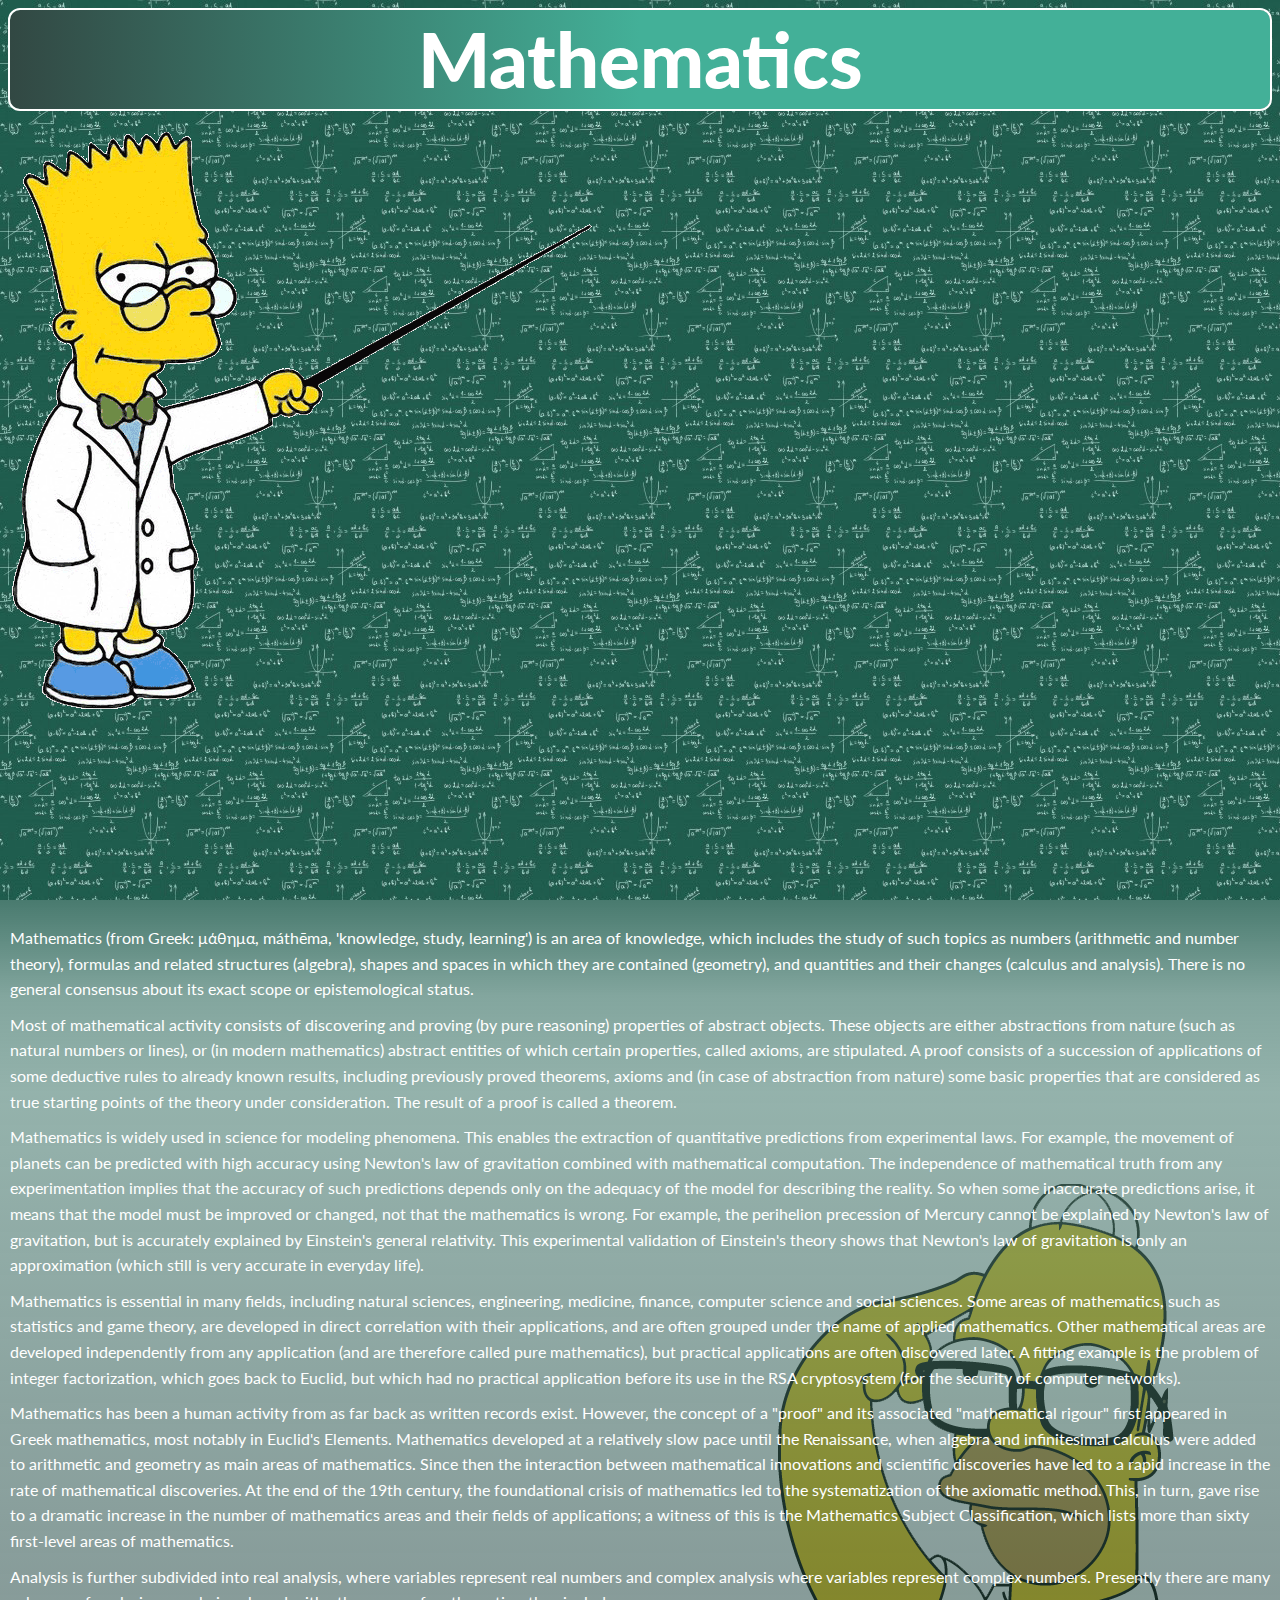
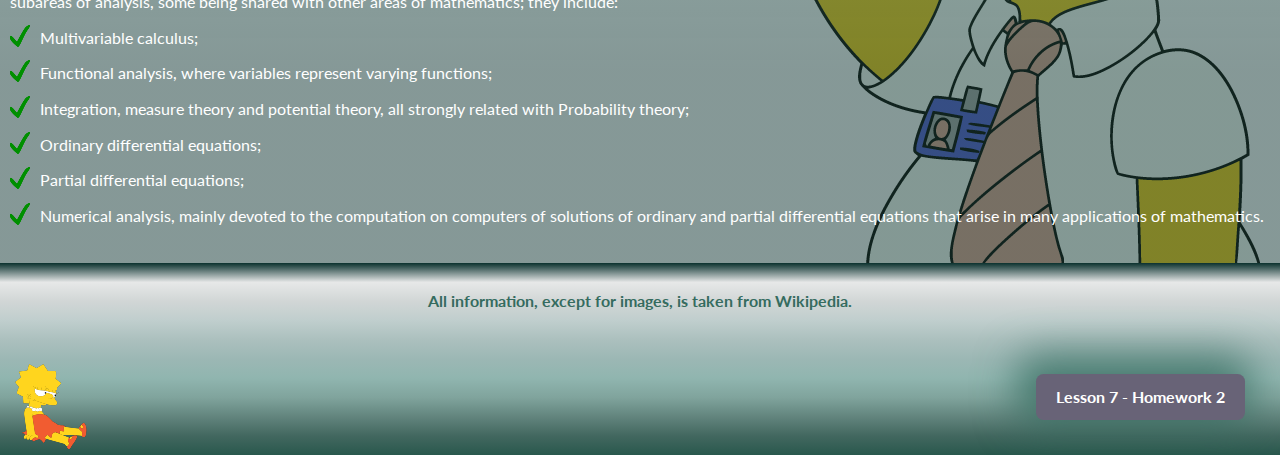
<file: index.html>
<!DOCTYPE html>
<html lang="en">
<head>
  <meta charset="UTF-8">
  <meta http-equiv="X-UA-Compatible" content="IE=edge">
  <meta name="viewport" content="width=device-width, initial-scale=1.0">
  <title>Lesson 7 - Homework 1</title>
  <link href="css/style.css" rel="stylesheet">
</head>
<body>
  <div class="wrapper">
    <header class="header">
      <div class="header-top">
        <h1 class="top-title">Mathematics</h1>
        <div class="top-image">
          <img src="img/bart.png" alt="Bart Simpson pic">
        </div>
      </div>
    </header>
    <main class="main">
      <div class="main-content">
        <p class="main-text">Mathematics (from Greek: μάθημα, máthēma, 'knowledge, study, learning') is an area of knowledge, which includes the study of such topics as numbers (arithmetic and number theory), formulas and related structures (algebra), shapes and spaces in which they are contained (geometry), and quantities and their changes (calculus and analysis). There is no general consensus about its exact scope or epistemological status.</p>
        <p class="main-text">Most of mathematical activity consists of discovering and proving (by pure reasoning) properties of abstract objects. These objects are either abstractions from nature (such as natural numbers or lines), or (in modern mathematics) abstract entities of which certain properties, called axioms, are stipulated. A proof consists of a succession of applications of some deductive rules to already known results, including previously proved theorems, axioms and (in case of abstraction from nature) some basic properties that are considered as true starting points of the theory under consideration. The result of a proof is called a theorem.</p>
        <p class="main-text">Mathematics is widely used in science for modeling phenomena. This enables the extraction of quantitative predictions from experimental laws. For example, the movement of planets can be predicted with high accuracy using Newton's law of gravitation combined with mathematical computation. The independence of mathematical truth from any experimentation implies that the accuracy of such predictions depends only on the adequacy of the model for describing the reality. So when some inaccurate predictions arise, it means that the model must be improved or changed, not that the mathematics is wrong. For example, the perihelion precession of Mercury cannot be explained by Newton's law of gravitation, but is accurately explained by Einstein's general relativity. This experimental validation of Einstein's theory shows that Newton's law of gravitation is only an approximation (which still is very accurate in everyday life).</p>
        <p class="main-text">Mathematics is essential in many fields, including natural sciences, engineering, medicine, finance, computer science and social sciences. Some areas of mathematics, such as statistics and game theory, are developed in direct correlation with their applications, and are often grouped under the name of applied mathematics. Other mathematical areas are developed independently from any application (and are therefore called pure mathematics), but practical applications are often discovered later. A fitting example is the problem of integer factorization, which goes back to Euclid, but which had no practical application before its use in the RSA cryptosystem (for the security of computer networks).</p>
        <p class="main-text">Mathematics has been a human activity from as far back as written records exist. However, the concept of a "proof" and its associated "mathematical rigour" first appeared in Greek mathematics, most notably in Euclid's Elements. Mathematics developed at a relatively slow pace until the Renaissance, when algebra and infinitesimal calculus were added to arithmetic and geometry as main areas of mathematics. Since then the interaction between mathematical innovations and scientific discoveries have led to a rapid increase in the rate of mathematical discoveries. At the end of the 19th century, the foundational crisis of mathematics led to the systematization of the axiomatic method. This, in turn, gave rise to a dramatic increase in the number of mathematics areas and their fields of applications; a witness of this is the Mathematics Subject Classification, which lists more than sixty first-level areas of mathematics.</p>
        <p class="main-text">Analysis is further subdivided into real analysis, where variables represent real numbers and complex analysis where variables represent complex numbers. Presently there are many subareas of analysis, some being shared with other areas of mathematics; they include:</p>
        <ul class="main-list">
          <li class="list-item">Multivariable calculus;</li>
          <li class="list-item">Functional analysis, where variables represent varying functions;</li>
          <li class="list-item">Integration, measure theory and potential theory, all strongly related with Probability theory;</li>
          <li class="list-item">Ordinary differential equations;</li>
          <li class="list-item">Partial differential equations;</li>
          <li class="list-item">Numerical analysis, mainly devoted to the computation on computers of solutions of ordinary and partial differential equations that arise in many applications of mathematics.</li>
        </ul>
      </div>
    </main>
    <footer class="footer">
      <div class="footer-wrap">
        <p class="footer-text">All information, except for images, is taken from Wikipedia. </p>
        <div class="footer-link">
          <a href="article.html">Lesson 7 - Homework 2</a>
        </div>
      </div>
    </footer>
  </div>
</body>
</html>
</file>
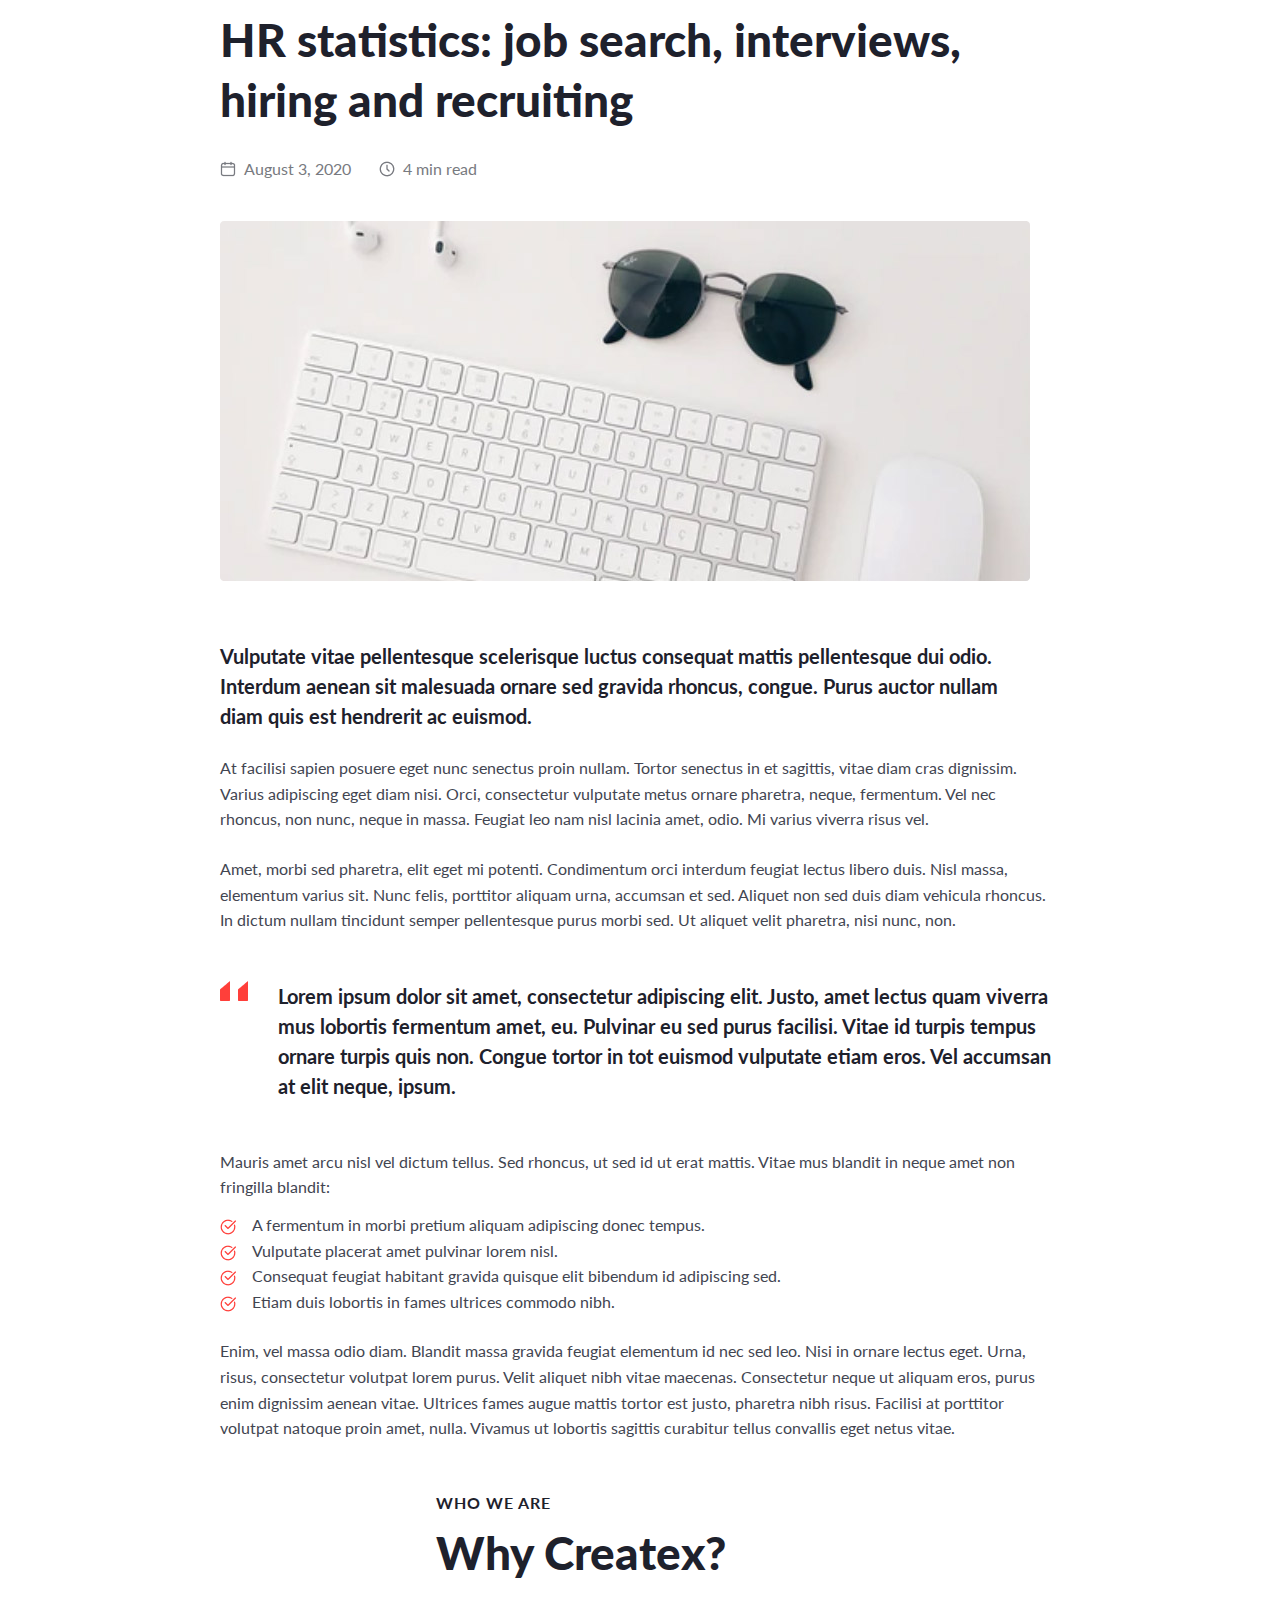
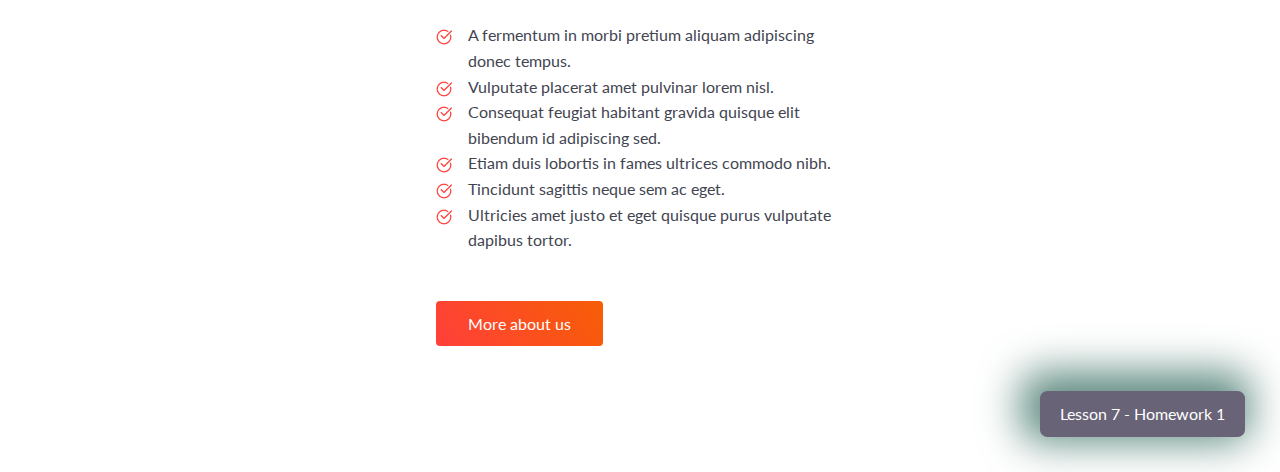
<file: article.html>
<!DOCTYPE html>
<html lang="en">
<head>
  <meta charset="UTF-8">
  <meta http-equiv="X-UA-Compatible" content="IE=edge">
  <meta name="viewport" content="width=device-width, initial-scale=1.0">
  <title>Lesson 7 - Homework 2</title>
  <link href="css/style.css" rel="stylesheet">
</head>
<body>
  <div class="wrapper">
    <header class="header"></header>
    <main class="main">
      <div class="article">
        <h1 class="article-title title-color">HR statistics: job search, interviews, hiring and recruiting</h1>
        <div class="article-atributes">
          <span class="date">August 3, 2020</span>
          <span class="time">4 min read</span>
        </div>
        <div class="article-img">
          <img class="picture" src="img/pic.png" alt="title image">
        </div>
        <h2 class="article-subtitle title-color">Vulputate vitae pellentesque scelerisque luctus consequat mattis pellentesque dui odio. Interdum aenean sit malesuada ornare sed gravida rhoncus, congue. Purus auctor nullam <br> diam quis est hendrerit ac euismod. </h2>
        <p class="article-text indent">At facilisi sapien posuere eget nunc senectus proin nullam. Tortor senectus in et sagittis, vitae diam cras dignissim. <br> Varius adipiscing eget diam nisi. Orci, consectetur vulputate metus ornare pharetra, neque, fermentum. Vel nec rhoncus, non nunc, neque in massa. Feugiat leo nam nisl lacinia amet, odio. Mi varius viverra risus vel.</p>
        <p class="article-text ident1">Amet, morbi sed pharetra, elit eget mi potenti. Condimentum orci interdum feugiat lectus libero duis. Nisl massa, elementum varius sit. Nunc felis, porttitor aliquam urna, accumsan et sed. Aliquet non sed duis diam vehicula rhoncus. In dictum nullam tincidunt semper pellentesque purus morbi sed. Ut aliquet velit pharetra, nisi nunc, non.</p>
        <p class="article-comment title-color">Lorem ipsum dolor sit amet, consectetur adipiscing elit. Justo, amet lectus quam viverra mus lobortis fermentum amet, eu. Pulvinar eu sed purus facilisi. Vitae id turpis tempus ornare turpis quis non. Congue tortor in tot euismod vulputate etiam eros. Vel accumsan at elit neque, ipsum.</p>
        <p class="article-text ident2">Mauris amet arcu nisl vel dictum tellus. Sed rhoncus, ut sed id ut erat mattis. Vitae mus blandit in neque amet non fringilla blandit:</p>
        <ul class="article-items list">
          <li>A fermentum in morbi pretium aliquam adipiscing donec tempus.</li>
          <li>Vulputate placerat amet pulvinar lorem nisl.</li>
          <li>Consequat feugiat habitant gravida quisque elit bibendum id adipiscing sed.</li>
          <li>Etiam duis lobortis in fames ultrices commodo nibh.</li>
        </ul>
        <p class="article-text">Enim, vel massa odio diam. Blandit massa gravida feugiat elementum id nec sed leo. Nisi in ornare lectus eget. Urna, risus, consectetur volutpat lorem purus. Velit aliquet nibh vitae maecenas. Consectetur neque ut aliquam eros, purus enim dignissim aenean vitae. Ultrices fames augue mattis tortor est justo, pharetra nibh risus. Facilisi at porttitor volutpat natoque proin amet, nulla. Vivamus ut lobortis sagittis curabitur tellus convallis eget netus vitae.</p>
      </div>
      <div class="about">
        <h3 class="about-subtitle title-color">Who we are</h3>
        <h2 class="about-tile title-color">Why Createx?</h2>
        <ul class="about-list list">
          <li class="about-item">A fermentum in morbi pretium aliquam adipiscing donec tempus.</li>
          <li class="about-item">Vulputate placerat amet pulvinar lorem nisl.</li>
          <li class="about-item">Consequat feugiat habitant gravida quisque elit bibendum id adipiscing sed.</li>
          <li class="about-item">Etiam duis lobortis in fames ultrices commodo nibh.</li>
          <li class="about-item">Tincidunt sagittis neque sem ac eget.</li>
          <li class="about-item">Ultricies amet justo et eget quisque purus vulputate dapibus tortor.</li>
        </ul>
        <a class="about-button" href="#">More about us</a>
      </div>
    </main>
    <footer class="footer">
      <div class="footer-link">
        <a href="index.html">Lesson 7 - Homework 1</a>
      </div>
    </footer>
  </div>
</body>
</html>
</file>
<file: css/style.css>
@import "null.css";

@import url("https://fonts.googleapis.com/css?family=Lato:400,700,900&display=swap");
.wrapper {
  overflow: hidden;
  min-height: 100%;
}
body {
  font-family: "Lato", sans-serif;
  font-size: 16px;
  line-height: 160%;
  color: #424551;
}
/* ========= Статья для испытания фона  =========*/
.header-top {
  background: url(../img/bg.jpg) 0 0 / auto repeat;
  padding: 10px;
  height: 100vh;
}
.top-title {
  text-align: center;
  font-size: 76px;
  line-height: 130%;
  font-weight: 900;
  color: #fff;
  background: linear-gradient(90deg, rgba(50, 72, 67, 1) 0%, rgba(67, 176, 152, 1) 50%);
  outline: 2px solid #fff;
  border-radius: 10px;
}
.main-content {
  padding: 25px 10px;
  background: linear-gradient(
      180deg,
      rgba(53, 108, 95, 0.9) 0%,
      rgba(78, 128, 117, 0.7) 10%,
      rgba(78, 128, 117, 0.6029762246695554) 20%,
      rgba(11, 49, 46, 0.49653364763874297) 80%
    ),
    url(../img/homer.png) bottom right / auto no-repeat;
  /* height: 100vh;  не работает когда много контента, срабатывает overflow: hidden*/
}
.main-text {
  color: #fff;
  padding: 0 0 10px 0;
}
.main-list li {
  color: #fff;
  padding: 0 0 10px 30px;
  background: url(../img/mark.png) 0 0 / auto no-repeat;
}
.footer-wrap {
  background: url(../img/lisa.png) 0 bottom / auto no-repeat,
    linear-gradient(
      0deg,
      rgba(41, 88, 77, 1) 0%,
      rgba(46, 87, 78, 0.9) 10%,
      rgba(59, 102, 93, 0.8) 20%,
      rgba(74, 125, 115, 0.7) 30%,
      rgba(70, 132, 122, 0.6) 40%,
      rgba(57, 112, 106, 0.5) 50%,
      rgba(46, 97, 92, 0.4) 60%,
      rgba(45, 93, 90, 0.3) 70%,
      rgba(25, 50, 48, 0.2) 80%,
      rgba(14, 30, 28, 0.1) 90%,
      rgba(11, 49, 46, 1) 100%
    );
  color: #356c5f;
  font-weight: 700;
}
.footer-text {
  text-align: center;
  padding: 25px 10px;
}
.footer-link {
  padding: 35px;
  color: #fff;
  text-align: right;
}
.footer-link a {
  display: inline-block;
  background: #686377;
  padding: 10px 20px;
  border-radius: 7.5px;
  box-shadow: -7px -7px 40px 12px rgba(53, 108, 95, 0.8);
}
/* ============= общий стиль =============== */
.title-color {
  color: #1e212c;
}
.list li {
  padding: 0 0 0 32px;
  background: url(../img/vector.png) 0 7px / auto no-repeat;
}
/* ============= первая часть макета =============== */
.article {
  max-width: 840px;
  margin: 10px auto 50px;
}
.article-title {
  margin: 0 0 26px 0;
  font-size: 46px;
  line-height: 130%;
  font-weight: 900;
}
.article-atributes {
  margin: 0 0 40px 0;
  color: #787a80;
}
.date {
  display: inline-block;
  margin: 0 24px 0 0;
  padding: 0 0 0 24px;
  background: url(../img/calendar.png) 0 5px / auto no-repeat;
}
.time {
  display: inline-block;
  padding: 0 0 0 24px;
  background: url(../img/clock.png) 0 5px / auto no-repeat;
}
.article-subtitle,
.article-comment {
  font-size: 20px;
  line-height: 150%;
  font-weight: 700;
}
.article-img {
  margin: 0 0 60px 0;
}
.picture {
  width: auto;
}
.article-subtitle {
  margin: 0 0 24px 0;
}
.indent {
  padding: 0 0 24px 0;
}
.ident1 {
  margin: 0 0 48px 0;
}
.article-comment {
  margin: 0 0 48px 0;
  padding: 0 0 0 58px;
  background: url(../img/braces.png) 0 0 / auto no-repeat;
}
.ident2 {
  padding: 0 0 12px 0;
}
.article-items {
  margin: 0 0 24px 0;
}
/* ============= вторая часть макета ============= */
.about {
  max-width: 408px;
  margin: 10px auto;
}
.about-subtitle {
  margin: 0 0 8px 0;
  line-height: 150%;
  font-weight: 700;
  letter-spacing: 1px;
  text-transform: uppercase;
}
.about-tile {
  font-size: 46px;
  font-weight: 900;
  line-height: 130%;
  margin: 0 0 40px 0;
}
.about-list {
  margin: 0 0 48px 0;
}
.about-button {
  display: inline-block;
  background: linear-gradient(55.95deg, #ff3f3a 0%, #f75e05 100%);
  border-radius: 4px;
  color: #fff;
  padding: 10px 32px;
}
</file>
